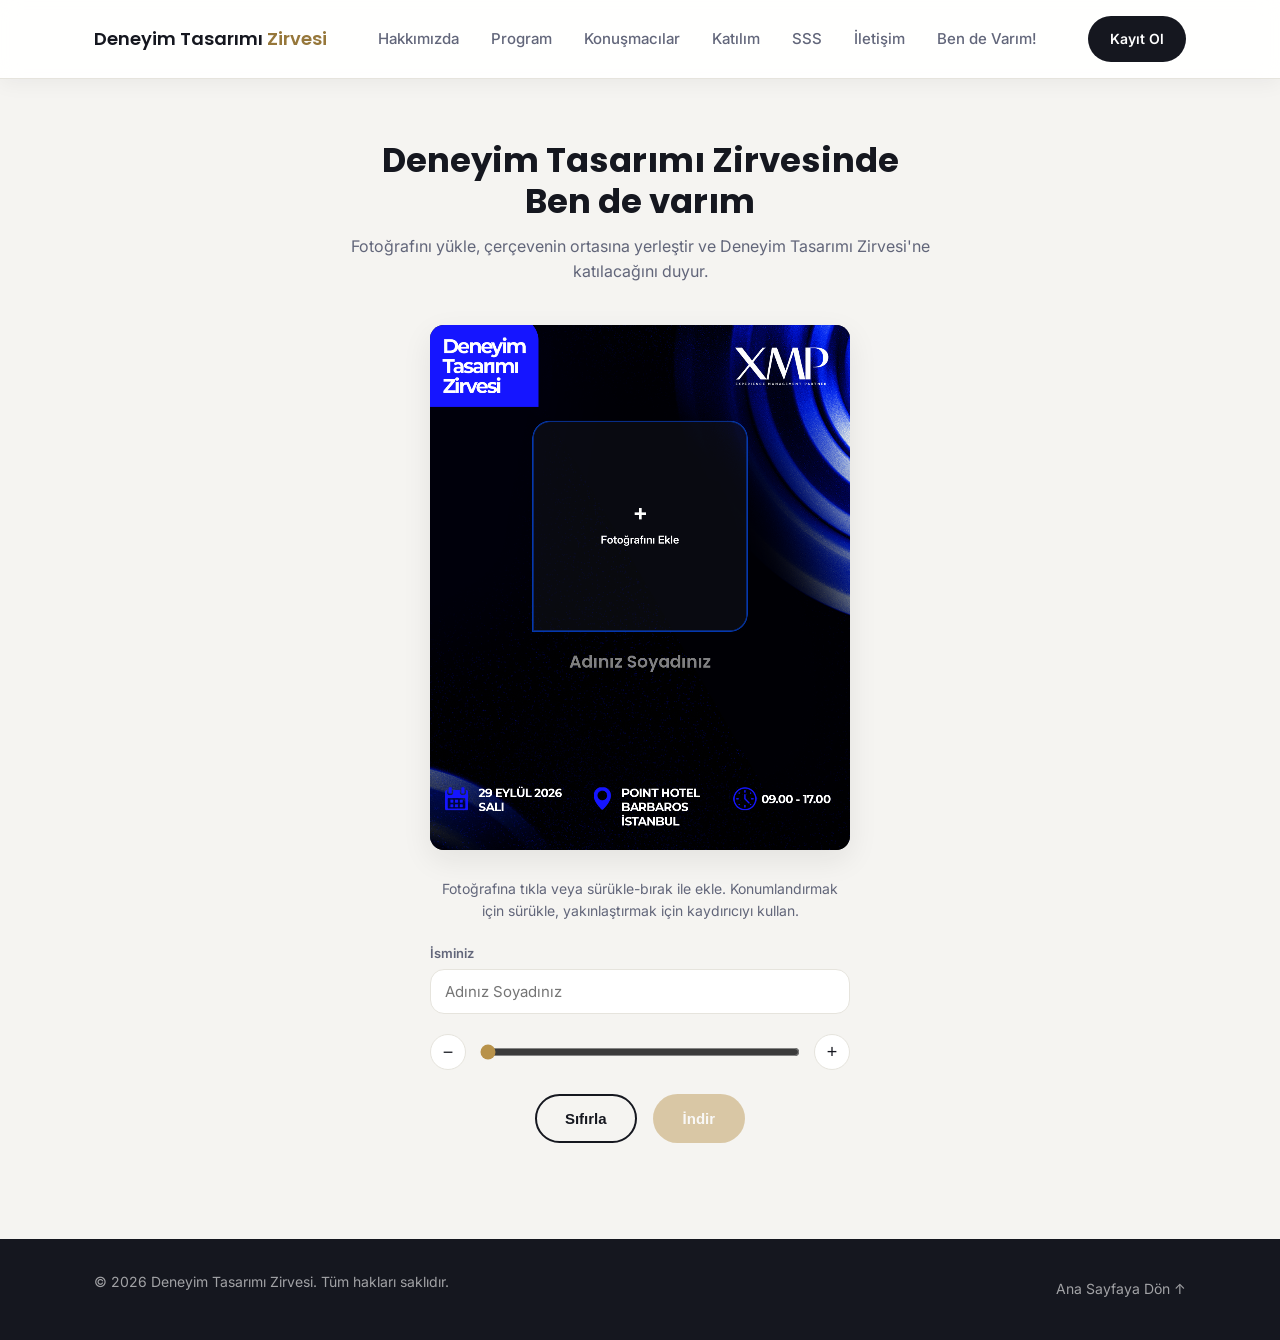
<file: ben-de-oradayim/index.html>
<!DOCTYPE html>
<html lang="tr">
<head>
<meta charset="UTF-8">
<meta name="viewport" content="width=device-width, initial-scale=1.0">
<title>Ben de Varım! | Deneyim Tasarımı Zirvesi 2026</title>
<meta name="description" content="29 Eylül'de Deneyim Tasarımı Zirvesi'ne katılacağını duyur — fotoğrafını yükle, kendi görselini oluştur ve paylaş.">
<link rel="icon" type="image/png" href="/assets/img/xmp.png">
<link rel="preconnect" href="https://fonts.googleapis.com">
<link rel="preconnect" href="https://fonts.gstatic.com" crossorigin>
<link href="https://fonts.googleapis.com/css2?family=Inter:wght@400;500;600&family=Poppins:wght@500;600;700&display=swap" rel="stylesheet">
<link rel="stylesheet" href="/assets/css/style.css">
<link rel="stylesheet" href="/assets/css/ben-de-oradayim.css">
</head>
<body>

<header class="site-header" id="site-header">
  <div class="container header-inner">
    <a href="/" class="logo">Deneyim Tasarımı <span>Zirvesi</span></a>

    <nav class="main-nav" id="main-nav">
      <a href="/#hakkimizda">Hakkımızda</a>
      <a href="/#program">Program</a>
      <a href="/#konusmacilar">Konuşmacılar</a>
      <a href="/#katilim">Katılım</a>
      <a href="/#sss">SSS</a>
      <a href="/#iletisim">İletişim</a>
      <a href="/ben-de-oradayim/">Ben de Varım!</a>
    </nav>

    <div class="header-actions">
      <a href="/#katilim" class="btn btn-primary btn-sm">Kayıt Ol</a>
      <button class="nav-toggle" id="nav-toggle" aria-label="Menüyü aç/kapat" aria-expanded="false">
        <span></span><span></span><span></span>
      </button>
    </div>
  </div>
</header>

<main id="top">
  <section class="bdo-section">
    <div class="container bdo-container">
      <h1 class="bdo-title">Deneyim Tasarımı Zirvesinde<br>Ben de varım</h1>
      <p class="bdo-lead">Fotoğrafını yükle, çerçevenin ortasına yerleştir ve Deneyim Tasarımı Zirvesi'ne katılacağını duyur.</p>

      <div class="bdo-app">
        <div class="bdo-canvas-wrap">
          <canvas id="bdo-canvas" width="1080" height="1350"></canvas>
          <div class="bdo-frame-hit" id="bdo-frame-hit"></div>
          <input type="file" id="bdo-file-input" accept="image/png, image/jpeg, image/gif" hidden>
        </div>

        <div class="bdo-controls">
          <p class="bdo-controls-hint">Fotoğrafına tıkla veya sürükle-bırak ile ekle. Konumlandırmak için sürükle, yakınlaştırmak için kaydırıcıyı kullan.</p>

          <div class="bdo-field">
            <label for="bdo-name-input">İsminiz</label>
            <input type="text" id="bdo-name-input" maxlength="40" placeholder="Adınız Soyadınız">
          </div>

          <div class="bdo-zoom-row">
            <button type="button" id="bdo-zoom-out" class="bdo-zoom-btn" aria-label="Uzaklaştır">−</button>
            <input type="range" id="bdo-zoom-slider" min="100" max="300" value="100" step="1">
            <button type="button" id="bdo-zoom-in" class="bdo-zoom-btn" aria-label="Yakınlaştır">+</button>
          </div>

          <div class="bdo-actions">
            <button type="button" id="bdo-reset" class="btn btn-outline">Sıfırla</button>
            <button type="button" id="bdo-download" class="btn btn-primary" disabled>İndir</button>
          </div>
        </div>
      </div>
    </div>
  </section>
</main>

<footer class="site-footer">
  <div class="container footer-inner">
    <p>&copy; 2026 Deneyim Tasarımı Zirvesi. Tüm hakları saklıdır.</p>
    <a href="/" class="footer-top">Ana Sayfaya Dön ↑</a>
  </div>
</footer>

<script src="/assets/js/main.js"></script>
<script src="/assets/js/ben-de-oradayim.js?v=2"></script>
</body>
</html>
</file>
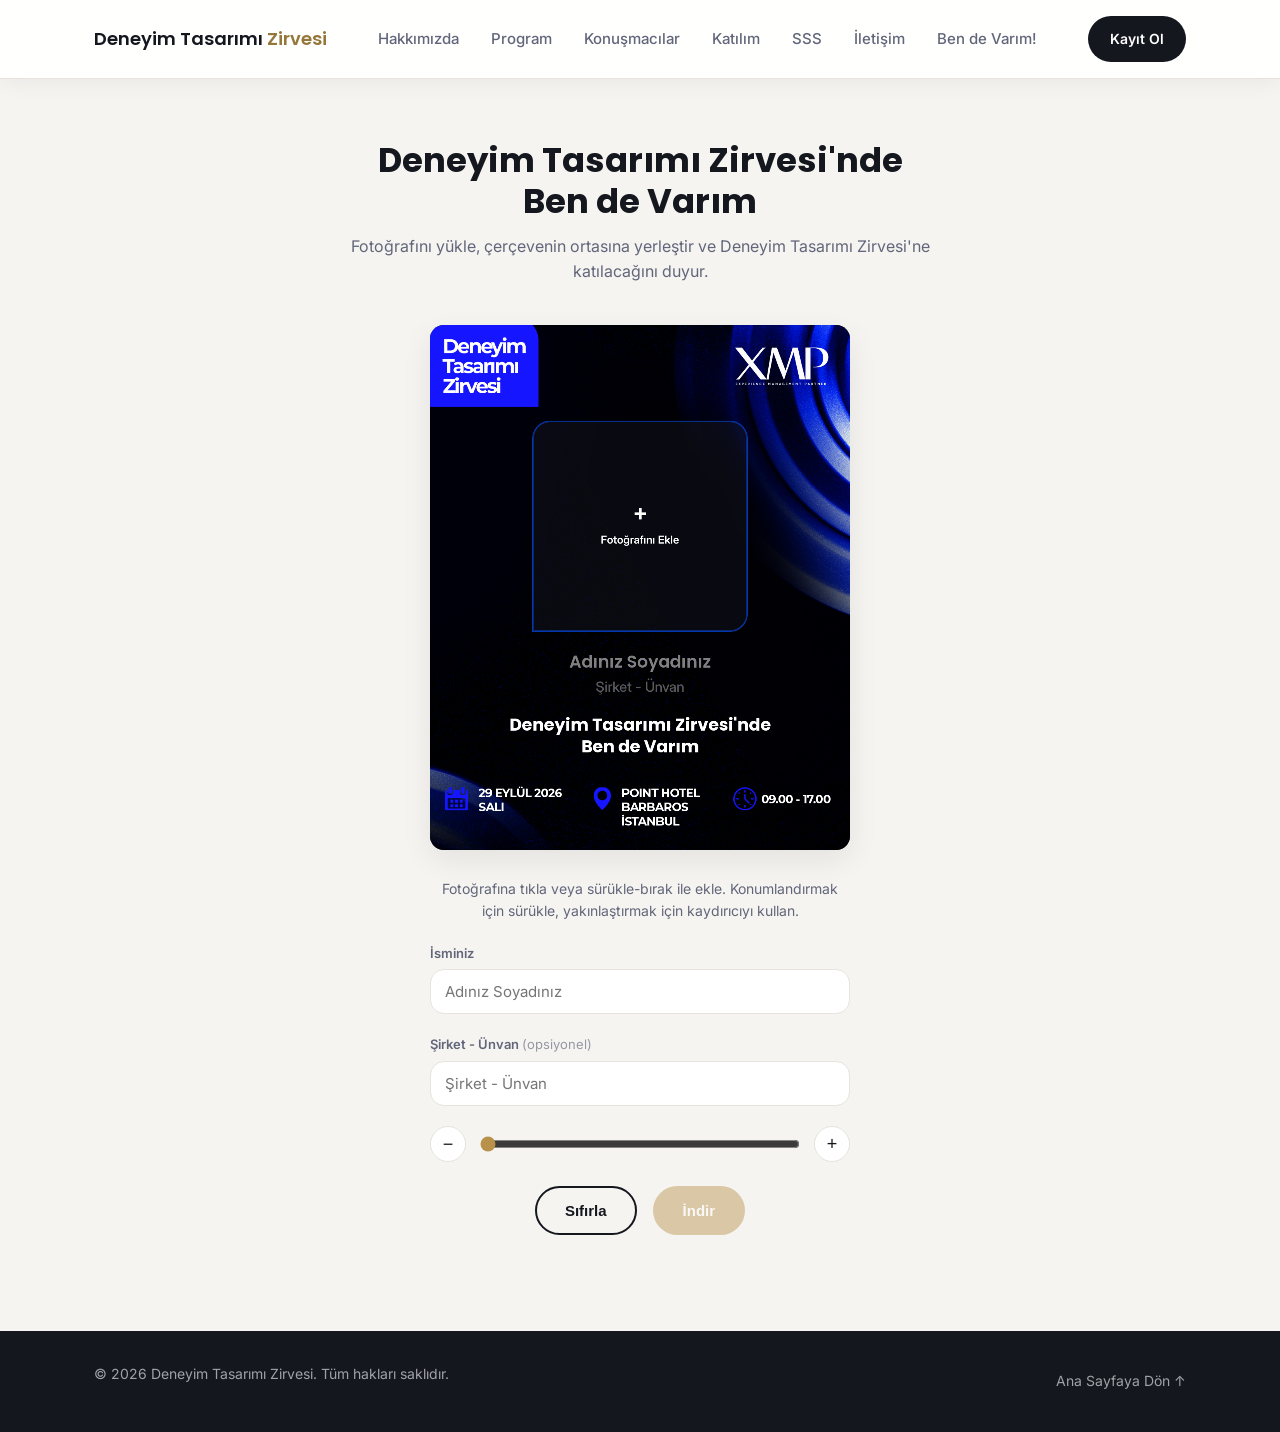
<file: ben-de-varim/index.html>
<!DOCTYPE html>
<html lang="tr">
<head>
<meta charset="UTF-8">
<meta name="viewport" content="width=device-width, initial-scale=1.0">
<title>Ben de Varım! | Deneyim Tasarımı Zirvesi 2026</title>
<meta name="description" content="29 Eylül'de Deneyim Tasarımı Zirvesi'ne katılacağını duyur — fotoğrafını yükle, kendi görselini oluştur ve paylaş.">
<link rel="icon" type="image/png" href="/assets/img/xmp.png">
<link rel="preconnect" href="https://fonts.googleapis.com">
<link rel="preconnect" href="https://fonts.gstatic.com" crossorigin>
<link href="https://fonts.googleapis.com/css2?family=Inter:wght@400;500;600&family=Poppins:wght@500;600;700&display=swap" rel="stylesheet">
<link rel="stylesheet" href="/assets/css/style.css">
<link rel="stylesheet" href="/assets/css/ben-de-oradayim.css">
</head>
<body>

<header class="site-header" id="site-header">
  <div class="container header-inner">
    <a href="/" class="logo">Deneyim Tasarımı <span>Zirvesi</span></a>

    <nav class="main-nav" id="main-nav">
      <a href="/#hakkimizda">Hakkımızda</a>
      <a href="/#program">Program</a>
      <a href="/#konusmacilar">Konuşmacılar</a>
      <a href="/#katilim">Katılım</a>
      <a href="/#sss">SSS</a>
      <a href="/#iletisim">İletişim</a>
      <a href="/ben-de-varim/">Ben de Varım!</a>
    </nav>

    <div class="header-actions">
      <a href="/#katilim" class="btn btn-primary btn-sm">Kayıt Ol</a>
      <button class="nav-toggle" id="nav-toggle" aria-label="Menüyü aç/kapat" aria-expanded="false">
        <span></span><span></span><span></span>
      </button>
    </div>
  </div>
</header>

<main id="top">
  <section class="bdo-section">
    <div class="container bdo-container">
      <h1 class="bdo-title"><span class="bdo-title-line1">Deneyim Tasarımı Zirvesi'nde</span><br>Ben de Varım</h1>
      <p class="bdo-lead">Fotoğrafını yükle, çerçevenin ortasına yerleştir ve Deneyim Tasarımı Zirvesi'ne katılacağını duyur.</p>

      <div class="bdo-app">
        <div class="bdo-canvas-wrap">
          <canvas id="bdo-canvas" width="1080" height="1350"></canvas>
          <div class="bdo-frame-hit" id="bdo-frame-hit"></div>
          <input type="file" id="bdo-file-input" accept="image/png, image/jpeg, image/gif" hidden>
        </div>

        <div class="bdo-controls">
          <p class="bdo-controls-hint">Fotoğrafına tıkla veya sürükle-bırak ile ekle. Konumlandırmak için sürükle, yakınlaştırmak için kaydırıcıyı kullan.</p>

          <div class="bdo-field">
            <label for="bdo-name-input">İsminiz</label>
            <input type="text" id="bdo-name-input" maxlength="40" placeholder="Adınız Soyadınız">
          </div>

          <div class="bdo-field">
            <label for="bdo-title-input">Şirket - Ünvan <span class="bdo-field-optional">(opsiyonel)</span></label>
            <input type="text" id="bdo-title-input" maxlength="60" placeholder="Şirket - Ünvan">
          </div>

          <div class="bdo-zoom-row">
            <button type="button" id="bdo-zoom-out" class="bdo-zoom-btn" aria-label="Uzaklaştır">−</button>
            <input type="range" id="bdo-zoom-slider" min="100" max="300" value="100" step="1">
            <button type="button" id="bdo-zoom-in" class="bdo-zoom-btn" aria-label="Yakınlaştır">+</button>
          </div>

          <div class="bdo-actions">
            <button type="button" id="bdo-reset" class="btn btn-outline">Sıfırla</button>
            <button type="button" id="bdo-download" class="btn btn-primary" disabled>İndir</button>
          </div>
        </div>
      </div>
    </div>
  </section>
</main>

<footer class="site-footer">
  <div class="container footer-inner">
    <p>&copy; 2026 Deneyim Tasarımı Zirvesi. Tüm hakları saklıdır.</p>
    <a href="/" class="footer-top">Ana Sayfaya Dön ↑</a>
  </div>
</footer>

<script src="/assets/js/main.js"></script>
<script src="/assets/js/ben-de-oradayim.js?v=14"></script>
</body>
</html>
</file>
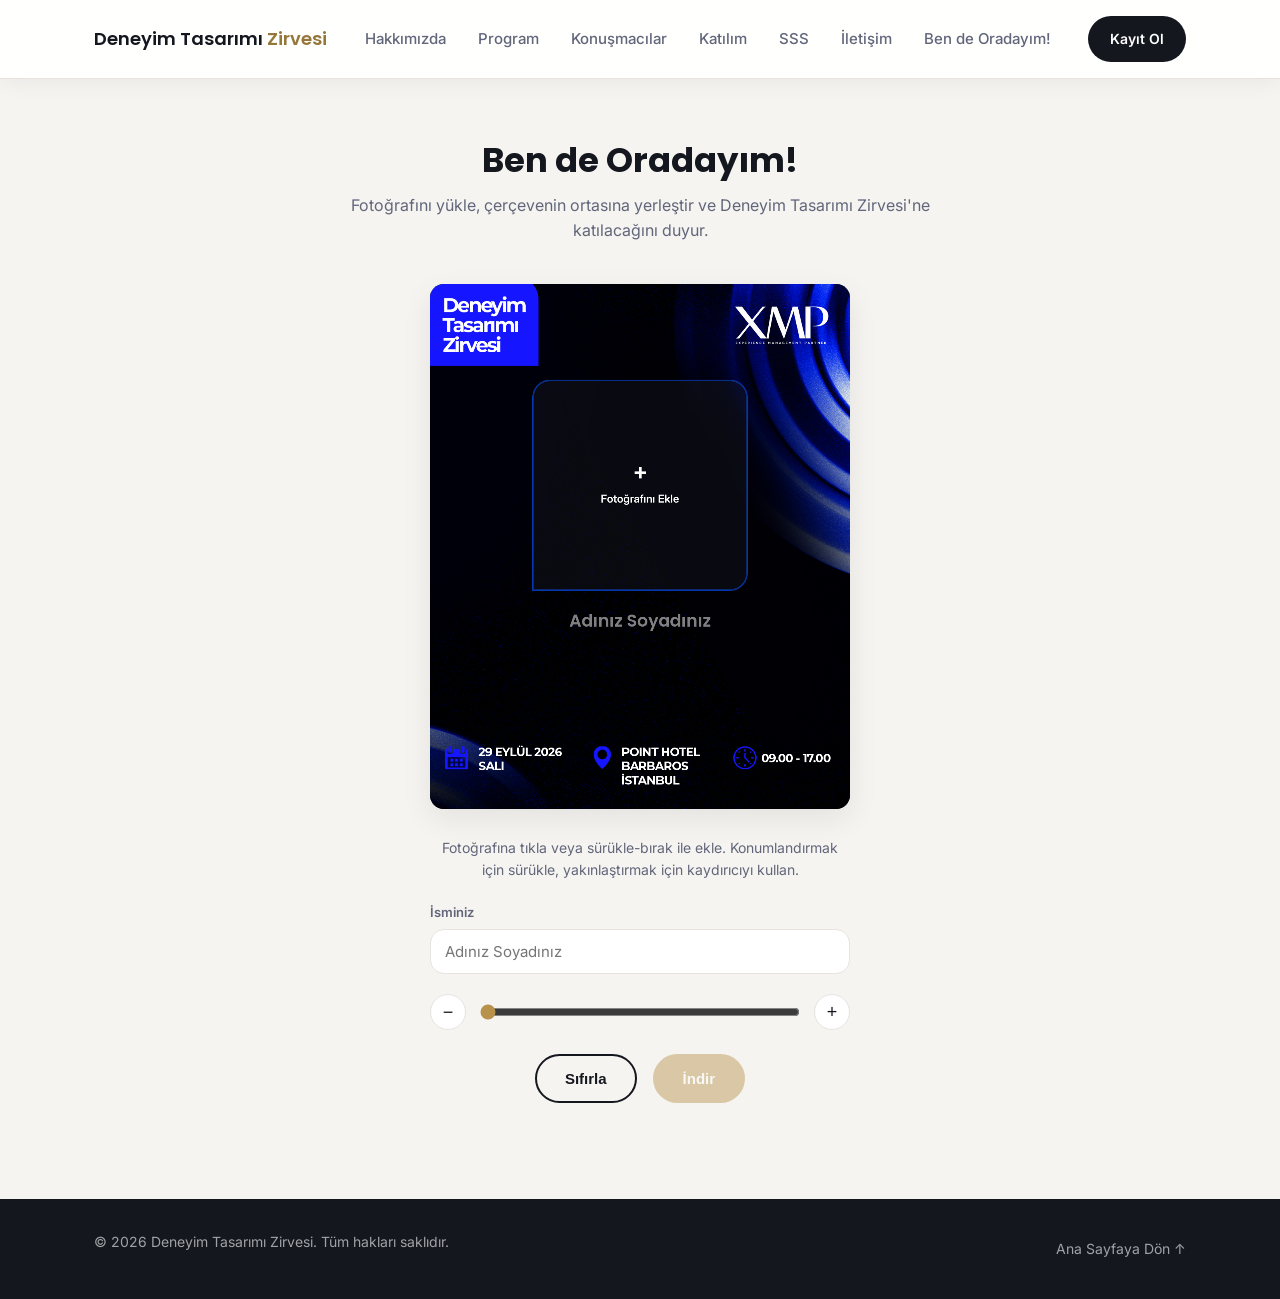
<file: ben-de-oradayim.html>
<!DOCTYPE html>
<html lang="tr">
<head>
<meta charset="UTF-8">
<meta name="viewport" content="width=device-width, initial-scale=1.0">
<title>Ben de Oradayım! | Deneyim Tasarımı Zirvesi 2026</title>
<meta name="description" content="29 Eylül'de Deneyim Tasarımı Zirvesi'ne katılacağını duyur — fotoğrafını yükle, kendi görselini oluştur ve paylaş.">
<link rel="icon" type="image/png" href="assets/img/xmp.png">
<link rel="preconnect" href="https://fonts.googleapis.com">
<link rel="preconnect" href="https://fonts.gstatic.com" crossorigin>
<link href="https://fonts.googleapis.com/css2?family=Inter:wght@400;500;600&family=Poppins:wght@500;600;700&display=swap" rel="stylesheet">
<link rel="stylesheet" href="assets/css/style.css">
<link rel="stylesheet" href="assets/css/ben-de-oradayim.css">
</head>
<body>

<header class="site-header" id="site-header">
  <div class="container header-inner">
    <a href="/" class="logo">Deneyim Tasarımı <span>Zirvesi</span></a>

    <nav class="main-nav" id="main-nav">
      <a href="/#hakkimizda">Hakkımızda</a>
      <a href="/#program">Program</a>
      <a href="/#konusmacilar">Konuşmacılar</a>
      <a href="/#katilim">Katılım</a>
      <a href="/#sss">SSS</a>
      <a href="/#iletisim">İletişim</a>
      <a href="ben-de-oradayim.html">Ben de Oradayım!</a>
    </nav>

    <div class="header-actions">
      <a href="/#katilim" class="btn btn-primary btn-sm">Kayıt Ol</a>
      <button class="nav-toggle" id="nav-toggle" aria-label="Menüyü aç/kapat" aria-expanded="false">
        <span></span><span></span><span></span>
      </button>
    </div>
  </div>
</header>

<main id="top">
  <section class="bdo-section">
    <div class="container bdo-container">
      <h1 class="bdo-title">Ben de Oradayım!</h1>
      <p class="bdo-lead">Fotoğrafını yükle, çerçevenin ortasına yerleştir ve Deneyim Tasarımı Zirvesi'ne katılacağını duyur.</p>

      <div class="bdo-app">
        <div class="bdo-canvas-wrap">
          <canvas id="bdo-canvas" width="1080" height="1350"></canvas>
          <input type="file" id="bdo-file-input" accept="image/png, image/jpeg, image/gif" hidden>
        </div>

        <div class="bdo-controls">
          <p class="bdo-controls-hint">Fotoğrafına tıkla veya sürükle-bırak ile ekle. Konumlandırmak için sürükle, yakınlaştırmak için kaydırıcıyı kullan.</p>

          <div class="bdo-field">
            <label for="bdo-name-input">İsminiz</label>
            <input type="text" id="bdo-name-input" maxlength="40" placeholder="Adınız Soyadınız">
          </div>

          <div class="bdo-zoom-row">
            <button type="button" id="bdo-zoom-out" class="bdo-zoom-btn" aria-label="Uzaklaştır">−</button>
            <input type="range" id="bdo-zoom-slider" min="100" max="300" value="100" step="1">
            <button type="button" id="bdo-zoom-in" class="bdo-zoom-btn" aria-label="Yakınlaştır">+</button>
          </div>

          <div class="bdo-actions">
            <button type="button" id="bdo-reset" class="btn btn-outline">Sıfırla</button>
            <button type="button" id="bdo-download" class="btn btn-primary" disabled>İndir</button>
          </div>
        </div>
      </div>
    </div>
  </section>
</main>

<footer class="site-footer">
  <div class="container footer-inner">
    <p>&copy; 2026 Deneyim Tasarımı Zirvesi. Tüm hakları saklıdır.</p>
    <a href="/" class="footer-top">Ana Sayfaya Dön ↑</a>
  </div>
</footer>

<script src="assets/js/main.js"></script>
<script src="assets/js/ben-de-oradayim.js?v=2"></script>
</body>
</html>
</file>
<file: assets/css/style.css>
:root {
  --ink: #15171f;
  --ink-soft: #62667a;
  --gold: #b8924a;
  --gold-dark: #96773a;
  --bg: #ffffff;
  --bg-alt: #f5f4f1;
  --line: #e6e4dd;
  --radius: 14px;
  --shadow: 0 10px 30px rgba(21, 23, 31, 0.08);
  --container: 1140px;
} 

* { box-sizing: border-box; }

@media (prefers-reduced-motion: reduce) {
  .companies-track { animation: none; }
}

body {
  margin: 0;
  font-family: 'Inter', system-ui, sans-serif;
  color: var(--ink);
  background: var(--bg);
  line-height: 1.6;
}

h1, h2, h3 {
  font-family: 'Poppins', 'Inter', sans-serif;
  line-height: 1.2;
  margin: 0 0 0.5em;
}

p { margin: 0 0 1em; }

a { color: inherit; text-decoration: none; }

.container {
  max-width: var(--container);
  margin: 0 auto;
  padding: 0 24px;
}

/* Sections offset for sticky header when jumped to via anchor links */
.section, section[id] {
  scroll-margin-top: 40px;
}

.section { padding: 96px 0; }
.section-alt { background: var(--bg-alt); }
.section-dark { background: var(--ink); color: #fff; }

.section-eyebrow {
  text-transform: uppercase;
  letter-spacing: 0.12em;
  font-size: 13px;
  font-weight: 600;
  color: var(--gold-dark);
  margin-bottom: 12px;
}
.section-eyebrow-light { color: var(--gold); }

.section h2 { font-size: clamp(28px, 3.2vw, 40px); }
.section-lead {
  max-width: 620px;
  color: var(--ink-soft);
  font-size: 17px;
}

/* Buttons */
.btn {
  display: inline-flex;
  align-items: center;
  justify-content: center;
  padding: 14px 28px;
  border-radius: 999px;
  font-weight: 600;
  font-size: 15px;
  border: 2px solid transparent;
  cursor: pointer;
  white-space: nowrap;
  transition: transform 0.15s ease, box-shadow 0.15s ease, background 0.15s ease;
}
.btn-primary { background: var(--gold); color: #17181f; }
.btn-primary:hover { background: var(--gold-dark); transform: translateY(-2px); box-shadow: var(--shadow); }
.btn-ghost { background: transparent; color: #fff; border-color: rgba(255,255,255,0.35); }
.btn-ghost:hover { border-color: var(--gold); color: var(--gold); }
.btn-outline { background: transparent; color: var(--ink); border-color: var(--ink); }
.btn-outline:hover { background: var(--ink); color: #fff; }
.btn-sm { padding: 10px 20px; font-size: 14px; }

/* Header */
.site-header {
  position: fixed;
  top: 0;
  left: 0;
  right: 0;
  z-index: 100;
  background: transparent;
  border-bottom: 1px solid transparent;
  transition: background-color 0.25s ease, border-color 0.25s ease, box-shadow 0.25s ease;
}
.site-header.is-scrolled {
  background: rgba(255, 255, 255, 0.92);
  backdrop-filter: blur(10px);
  border-color: var(--line);
  box-shadow: 0 4px 20px rgba(21, 23, 31, 0.05);
}
.site-header .logo,
.site-header .main-nav a {
  color: #fff;
}
.site-header .main-nav a:hover { color: var(--gold); }
.site-header .logo span { color: var(--gold); }
.site-header.is-scrolled .logo,
.site-header.is-scrolled .main-nav a {
  color: var(--ink-soft);
}
.site-header.is-scrolled .logo { color: var(--ink); }
.site-header.is-scrolled .main-nav a:hover { color: var(--ink); }
.site-header.is-scrolled .logo span { color: var(--gold-dark); }
.site-header:not(.is-scrolled) .header-actions .btn-primary {
  background: var(--gold);
  color: #17181f;
}

.header-inner {
  display: flex;
  align-items: center;
  justify-content: space-between;
  padding-top: 16px;
  padding-bottom: 16px;
}

.logo {
  font-family: 'Poppins', sans-serif;
  font-weight: 600;
  font-size: 18px;
}
.logo span { color: var(--gold-dark); }

.main-nav {
  display: flex;
  gap: 32px;
}
.main-nav a {
  font-size: 15px;
  font-weight: 500;
  color: var(--ink-soft);
}
.main-nav a:hover { color: var(--ink); }

.header-actions {
  display: flex;
  align-items: center;
  gap: 16px;
}
.header-actions .btn-primary { background: var(--ink); color: #fff; }
.header-actions .btn-primary:hover { background: var(--gold-dark); }

.nav-toggle {
  display: none;
  flex-direction: column;
  justify-content: center;
  gap: 5px;
  width: 34px;
  height: 34px;
  border: none;
  background: none;
  cursor: pointer;
}
.nav-toggle span {
  display: block;
  height: 2px;
  background: #fff;
  border-radius: 2px;
  transition: background-color 0.25s ease;
}
.site-header.is-scrolled .nav-toggle span { background: var(--ink); }

/* Hero */
.hero {
  position: relative;
  overflow: hidden;
  min-height: 100vh;
  min-height: 100svh;
  display: flex;
  flex-direction: column;
  padding: 130px 0 40px;
  color: #fff;
}
.hero::before {
  content: "";
  position: absolute;
  inset: 0;
  z-index: 1;
  background: linear-gradient(90deg, rgba(15,16,23,0.94) 0%, rgba(15,16,23,0.82) 45%, rgba(15,16,23,0.55) 100%);
}
.hero-bg-slideshow {
  position: absolute;
  inset: 0;
  z-index: 0;
}
.hero-bg-slide {
  position: absolute;
  inset: 0;
  background: center 45% / cover no-repeat;
  opacity: 0;
  transition: opacity 1.2s ease;
}
.hero-bg-slide.is-active { opacity: 1; }

.hero-inner {
  position: relative;
  z-index: 1;
  flex: 1;
  display: flex;
  flex-direction: column;
  justify-content: center;
  max-width: 760px;
}

.hero h1 {
  font-size: clamp(36px, 5.5vw, 58px);
  margin-bottom: 20px;
}

.hero-lead {
  font-size: 18px;
  color: rgba(255,255,255,0.72);
  max-width: 560px;
}

.hero-actions {
  display: flex;
  gap: 16px;
  flex-wrap: wrap;
  margin: 32px 0 0;
}

/* Hero meta bar (floating, centered, near hero bottom edge) */
.hero-meta-bar-wrap {
  position: relative;
  z-index: 2;
  margin-top: 32px;
}
.hero-meta-bar {
  max-width: 760px;
  margin: 0 auto;
  background: rgba(255,255,255,0.1);
  backdrop-filter: blur(16px);
  -webkit-backdrop-filter: blur(16px);
  border: 1px solid rgba(255,255,255,0.18);
  border-radius: 16px;
  display: flex;
  align-items: center;
  justify-content: center;
  gap: 40px;
  padding: 24px 44px;
  flex-wrap: wrap;
}
.hero-meta-item {
  display: flex;
  flex-direction: column;
  align-items: center;
  text-align: center;
  gap: 4px;
}
.hero-meta-label {
  font-size: 12px;
  text-transform: uppercase;
  letter-spacing: 0.08em;
  color: rgba(255,255,255,0.6);
  font-weight: 600;
}
.hero-meta-value {
  font-size: 18px;
  font-weight: 600;
  color: #fff;
}
.hero-meta-divider {
  width: 1px;
  height: 34px;
  background: rgba(255,255,255,0.2);
}

/* Attendee companies strip */
.companies-strip {
  padding: 72px 0;
  border-bottom: 1px solid var(--line);
}
.companies-label {
  text-align: center;
  font-size: 18px;
  font-weight: 500;
  color: var(--ink-soft);
  margin-bottom: 44px;
}
.companies-marquee {
  overflow: hidden;
  -webkit-mask-image: linear-gradient(90deg, transparent, #000 8%, #000 92%, transparent);
  mask-image: linear-gradient(90deg, transparent, #000 8%, #000 92%, transparent);
}
.companies-track {
  display: flex;
  align-items: center;
  gap: 16px;
  width: max-content;
  animation: marquee 90s linear infinite;
}
.companies-track:hover { animation-play-state: paused; }
@keyframes marquee {
  from { transform: translateX(0); }
  to { transform: translateX(-6240px); }
}
.company-logo {
  flex: none;
  width: 140px;
  height: 140px;
  border-radius: 10px;
  border: 1px dashed var(--line);
  display: flex;
  align-items: center;
  justify-content: center;
  color: var(--ink-soft);
  font-size: 13px;
  font-weight: 500;
  padding: 8px;
  overflow: hidden;
}
.company-logo img {
  max-width: 100%;
  max-height: 100%;
  object-fit: contain;
  border-radius: 6px;
}
.company-logo-real { border-style: solid; }

/* About */
.about-grid {
  display: grid;
  grid-template-columns: 1.3fr 0.9fr;
  gap: 64px;
  align-items: start;
}
.about-highlights {
  list-style: none;
  padding: 0;
  margin: 24px 0 0;
  display: flex;
  flex-direction: column;
  gap: 10px;
}
.about-highlights li {
  display: flex;
  align-items: center;
  font-weight: 500;
}
.about-highlights li::before {
  content: "";
  flex: 0 0 auto;
  width: 14px;
  height: 14px;
  margin-right: 14px;
  border-radius: 4px;
  background: var(--gold);
}

.about-visual {
  position: sticky;
  top: 104px;
}
.about-image {
  width: 100%;
  height: 480px;
  object-fit: cover;
  border-radius: var(--radius);
  box-shadow: var(--shadow);
}

/* Program */
.program-timeline {
  position: relative;
  margin-top: 40px;
  display: flex;
  flex-direction: column;
  --timeline-offset: 128px;
}
.program-timeline::before {
  content: "";
  position: absolute;
  top: 6px;
  bottom: 6px;
  left: var(--timeline-offset);
  width: 2px;
  background: var(--line);
}
.timeline-item {
  display: grid;
  grid-template-columns: 100px 1fr;
  grid-template-rows: auto auto;
  column-gap: 28px;
  row-gap: 6px;
  padding: 24px 0;
}
.timeline-time {
  grid-column: 1;
  grid-row: 1 / 3;
  font-family: 'Poppins', sans-serif;
  font-weight: 600;
  font-size: 15px;
  color: var(--ink);
  line-height: 1;
}
.timeline-time span {
  display: block;
  margin-top: 6px;
  color: var(--ink-soft);
  font-weight: 500;
  font-size: 13px;
}
.timeline-marker {
  grid-column: 2;
  grid-row: 1;
  position: relative;
  padding-left: 24px;
  display: flex;
  align-items: center;
  min-height: 15px;
}
.timeline-marker::before {
  content: "";
  position: absolute;
  left: -4px;
  top: 50%;
  transform: translateY(-50%);
  width: 10px;
  height: 10px;
  border-radius: 50%;
  background: var(--gold);
  box-shadow: 0 0 0 3px #fff;
  z-index: 2;
}
.timeline-tag {
  display: inline-block;
  font-size: 11px;
  line-height: 1;
  font-weight: 700;
  text-transform: uppercase;
  letter-spacing: 0.06em;
  color: var(--gold-dark);
}
.timeline-body {
  grid-column: 2;
  grid-row: 2;
  padding-left: 24px;
}
.timeline-body h3 { font-size: 17px; margin-bottom: 6px; }
.timeline-body p { color: var(--ink-soft); font-size: 15px; margin: 0; }
.timeline-item-break {
  padding: 14px 0;
}
.timeline-item-break .timeline-time { color: var(--ink-soft); font-weight: 500; }
.timeline-item-break .timeline-marker::before { background: var(--ink-soft); }
.timeline-item-break .timeline-tag { color: var(--ink-soft); }
.timeline-item-break .timeline-body h3 { font-size: 15px; font-weight: 600; color: var(--ink-soft); }
.timeline-item-break h3 { font-size: 15px; font-weight: 600; margin-bottom: 0; color: var(--ink-soft); }
.highlight-item h3 { font-size: 15px; margin: 0; }

/* Speakers */
.speaker-grid {
  margin-top: 48px;
  display: grid;
  grid-template-columns: repeat(4, 1fr);
  gap: 24px;
}
.speaker-card {
  display: block;
  text-align: center;
  padding: 20px;
  border-radius: var(--radius);
  border: 1px solid var(--line);
}
.speaker-card-placeholder { border-style: dashed; }
.speaker-card-featured {
  display: flex;
  flex-direction: column;
  padding: 0 0 16px;
  overflow: hidden;
  border-color: var(--ink);
  transition: box-shadow 0.15s ease;
}
.speaker-info {
  flex: 1;
  display: flex;
  flex-direction: column;
  justify-content: center;
  padding: 0 20px;
}
.speaker-card-featured .speaker-avatar-img { transition: transform 0.3s ease; }
.speaker-card-featured:hover .speaker-avatar-img { transform: scale(1.06); }
.speaker-avatar-img[src*="gorkem-ihlamur"] { object-position: 20% 55%; transform: scale(1.3); transform-origin: 20% 55%; }
.speaker-card-featured:hover .speaker-avatar-img[src*="gorkem-ihlamur"] { transform: scale(1.38); }
.speaker-avatar {
  width: 100%;
  aspect-ratio: 1 / 1;
  margin: 0 auto 16px;
  border-radius: 8px;
  background: transparent;
  display: flex;
  align-items: center;
  justify-content: center;
}
.speaker-card-placeholder .speaker-avatar span {
  width: 72px;
  height: 72px;
  border-radius: 50%;
  background: var(--bg-alt);
  display: flex;
  align-items: center;
  justify-content: center;
  font-family: 'Poppins', sans-serif;
  font-size: 22px;
  color: var(--ink);
}
.speaker-card-featured .speaker-avatar {
  margin: 0 0 16px;
  border-radius: var(--radius);
  background: var(--ink);
  color: var(--gold);
  overflow: hidden;
}
.speaker-avatar-img {
  width: 100%;
  height: 100%;
  object-fit: cover;
  object-position: center top;
}
.speaker-card h3 { font-size: 16px; margin-bottom: 6px; }
.speaker-card p { margin: 0; color: var(--ink-soft); font-size: 15px; }
.speaker-linkedin {
  display: inline-block;
  margin-top: 10px;
  font-size: 13px;
  font-weight: 600;
  color: var(--gold-dark);
}

/* Video */
.video-block {
  display: grid;
  grid-template-columns: 1.1fr 1fr;
  gap: 48px;
  align-items: center;
}
.video-thumb {
  position: relative;
  aspect-ratio: 16 / 9;
  overflow: hidden;
  border-radius: var(--radius);
  background: var(--ink);
}
.video-thumb video {
  width: 100%;
  height: 100%;
  object-fit: cover;
  display: block;
  background: var(--ink);
}
.video-play {
  position: absolute;
  top: 50%;
  left: 50%;
  transform: translate(-50%, -50%);
  width: 64px;
  height: 64px;
  border: none;
  border-radius: 50%;
  background: var(--gold);
  color: var(--ink);
  display: flex;
  align-items: center;
  justify-content: center;
  padding-left: 4px;
  font-size: 20px;
  cursor: pointer;
  transition: background 0.15s ease;
}
.video-play:hover { background: var(--gold-dark); }
.video-thumb.is-playing .video-play { display: none; }
.video-thumb.is-playing video { object-fit: contain; }

.video-modal {
  display: none;
  position: fixed;
  inset: 0;
  z-index: 999;
  background: rgba(10, 10, 10, 0.92);
  align-items: center;
  justify-content: center;
  padding: 32px;
}
.video-modal.is-open { display: flex; }
.video-modal-content {
  width: 100%;
  max-width: 1100px;
}
.video-modal-content video {
  width: 100%;
  max-height: 85vh;
  border-radius: var(--radius);
  background: var(--ink);
  display: block;
}
.video-modal-close {
  position: absolute;
  top: 24px;
  right: 24px;
  width: 44px;
  height: 44px;
  border: none;
  border-radius: 50%;
  background: var(--gold);
  color: var(--ink);
  font-size: 18px;
  cursor: pointer;
  transition: background 0.15s ease;
}
.video-modal-close:hover { background: var(--gold-dark); }

/* Sponsors */
.section-sponsors { text-align: center; }
.section-sponsors .section-lead { margin-left: auto; margin-right: auto; }
.section-lead-light { color: rgba(255,255,255,0.65); }
.sponsor-tier { margin-top: 40px; }
.sponsor-tier:first-of-type { margin-top: 40px; }
.sponsor-tier-label {
  display: block;
  font-family: 'Poppins', sans-serif;
  font-size: 12px;
  letter-spacing: 0.12em;
  text-transform: uppercase;
  color: rgba(255,255,255,0.4);
  margin-bottom: 18px;
}
.sponsor-tier-platinum .sponsor-tier-label { color: #d9dee6; }
.sponsor-tier-gold .sponsor-tier-label { color: #d4af37; }
.sponsor-tier-silver .sponsor-tier-label { color: #adb4bf; }
.sponsor-tier-bronze .sponsor-tier-label { color: #cd8b4e; }
.sponsor-tier-destek .sponsor-tier-label { color: rgba(255,255,255,0.45); }
.sponsor-tier-row {
  display: flex;
  align-items: center;
  justify-content: center;
  flex-wrap: wrap;
  gap: 20px;
}
.sponsor-slot {
  border-radius: var(--radius);
  border: 1px dashed rgba(255,255,255,0.2);
  background: rgba(255,255,255,0.04);
  display: flex;
  align-items: center;
  justify-content: center;
  overflow: hidden;
}
.sponsor-slot span {
  border-radius: 50%;
  background: rgba(255,255,255,0.06);
  display: flex;
  align-items: center;
  justify-content: center;
  font-family: 'Poppins', sans-serif;
  color: rgba(255,255,255,0.5);
}
.sponsor-slot-filled {
  border-style: solid;
  border-color: rgba(255,255,255,0.1);
  background: #fff;
  padding: 16px;
}
.sponsor-slot img { max-width: 100%; max-height: 100%; width: auto; height: auto; display: block; }

.sponsor-slot-platinum { width: 320px; height: 190px; }
.sponsor-slot-platinum span { width: 72px; height: 72px; font-size: 24px; }
.sponsor-slot-gold { width: 270px; height: 165px; }
.sponsor-slot-gold span { width: 64px; height: 64px; font-size: 22px; }
.sponsor-slot-silver { width: 230px; height: 142px; }
.sponsor-slot-silver span { width: 56px; height: 56px; font-size: 20px; }
.sponsor-slot-bronze { width: 195px; height: 122px; }
.sponsor-slot-bronze span { width: 48px; height: 48px; font-size: 18px; }
.sponsor-slot-destek { width: 175px; height: 110px; }
.sponsor-slot-destek span { width: 44px; height: 44px; font-size: 17px; }
.sponsor-divider {
  margin: 56px auto;
  max-width: 200px;
  border-top: 1px solid rgba(255,255,255,0.15);
}
.sponsor-row {
  margin-top: 40px;
  max-width: 700px;
  margin-left: auto;
  margin-right: auto;
  display: flex;
  flex-wrap: wrap;
  align-items: center;
  justify-content: center;
  gap: 20px;
}
.sponsor-badge {
  width: 125px;
  height: 125px;
  border-radius: var(--radius);
  overflow: hidden;
  display: flex;
  align-items: center;
  justify-content: center;
}
.sponsor-badge img {
  width: 100%;
  height: 100%;
  object-fit: cover;
  display: block;
}
.sponsor-badge-white {
  background: #fff;
  padding: 8px;
}
.sponsor-badge-white img {
  width: 100%;
  height: 100%;
  object-fit: contain;
}
.sponsor-badge a {
  display: flex;
  width: 100%;
  height: 100%;
  align-items: center;
  justify-content: center;
}
.sponsor-cta {
  margin-top: 28px;
  color: rgba(255,255,255,0.6);
  font-size: 14px;
}
.sponsor-cta a { color: var(--gold); font-weight: 600; }

/* Pricing */
.pricing-grid {
  margin-top: 48px;
  display: grid;
  grid-template-columns: repeat(2, 1fr);
  gap: 28px;
}
.pricing-card {
  padding: 40px;
  border-radius: var(--radius);
  border: 1px solid var(--line);
  background: #fff;
}
.pricing-card-featured {
  background: var(--ink);
  color: #fff;
  border-color: var(--ink);
  position: relative;
}
.pricing-tag {
  display: inline-block;
  font-size: 12px;
  font-weight: 600;
  text-transform: uppercase;
  letter-spacing: 0.06em;
  padding: 6px 14px;
  border-radius: 999px;
  background: var(--gold);
  color: var(--ink);
  margin-bottom: 16px;
}
.pricing-tag-muted { background: var(--bg-alt); color: var(--ink-soft); }
.pricing-card h3 { font-size: 20px; }
.pricing-amount {
  font-family: 'Poppins', sans-serif;
  font-size: 40px;
  font-weight: 700;
  margin-bottom: 4px;
}
.pricing-old-spacer { display: block; visibility: hidden; font-size: 15px; }
.pricing-amount span { font-size: 16px; font-weight: 500; opacity: 0.7; }
.pricing-old {
  display: block;
  font-family: 'Inter', sans-serif;
  font-size: 15px;
  font-weight: 500;
  opacity: 0.5;
}
.pricing-note { opacity: 0.75; font-size: 14px; }
.pricing-group {
  font-size: 15px;
  padding-top: 16px;
  margin-top: 12px;
  margin-bottom: 24px;
  border-top: 1px solid rgba(255,255,255,0.15);
}
.pricing-group .pricing-old { display: inline; margin-right: 8px; }
.pricing-card:not(.pricing-card-featured) .pricing-group {
  border-top: 1px solid var(--line);
}

.included-list {
  list-style: none;
  margin: 0 0 28px;
  padding: 0;
  display: flex;
  flex-direction: column;
  gap: 12px;
}
.included-list li {
  display: flex;
  align-items: center;
  gap: 10px;
  font-size: 14px;
  color: rgba(255,255,255,0.75);
}
.pricing-card:not(.pricing-card-featured) .included-list li {
  color: var(--ink-soft);
}
.included-icon {
  flex: 0 0 auto;
  width: 18px;
  height: 18px;
  border-radius: 50%;
  background: var(--gold);
  color: #17181f;
  display: flex;
  align-items: center;
  justify-content: center;
  font-size: 10px;
  font-weight: 700;
}

.pricing-footnote {
  max-width: 720px;
  margin: 32px auto 0;
  font-size: 14px;
  color: var(--ink-soft);
  text-align: center;
}
.pricing-footnote a { color: var(--gold-dark); font-weight: 600; }

/* Contact */
.contact-inner { text-align: center; }
.contact-inner p {
  max-width: 480px;
  margin: 0 auto;
  color: var(--ink-soft);
}
.contact-value {
  display: inline-block;
  margin-top: 16px;
  font-size: 19px;
  font-weight: 600;
  color: var(--gold-dark);
}
a.contact-value:hover { color: var(--ink); }

/* FAQ */
#sss .section-eyebrow,
#sss h2,
#sss .section-lead {
  text-align: center;
}
.faq-list {
  margin: 48px auto 0;
  max-width: 760px;
}
.faq-item {
  border-bottom: 1px solid var(--line);
}
.faq-question {
  width: 100%;
  text-align: left;
  background: none;
  border: none;
  padding: 22px 0;
  font-size: 17px;
  font-weight: 600;
  font-family: inherit;
  color: var(--ink);
  cursor: pointer;
  display: flex;
  justify-content: space-between;
  align-items: center;
  gap: 20px;
}
.faq-icon {
  flex-shrink: 0;
  font-size: 20px;
  color: var(--gold-dark);
  transition: transform 0.2s ease;
}
.faq-item.is-open .faq-icon { transform: rotate(45deg); }
.faq-answer {
  max-height: 0;
  overflow: hidden;
  transition: max-height 0.25s ease;
}
.faq-answer p { padding-bottom: 22px; color: var(--ink-soft); margin: 0; }

/* Footer */
.site-footer {
  padding: 32px 0;
  background: var(--ink);
  color: rgba(255,255,255,0.6);
}
.footer-inner {
  display: flex;
  justify-content: space-between;
  align-items: center;
  flex-wrap: wrap;
  gap: 12px;
  font-size: 14px;
}
.footer-top:hover { color: var(--gold); }

/* Responsive */
@media (max-width: 900px) {
  .about-grid, .video-block { grid-template-columns: 1fr; }
  .about-visual { position: static; }
  .about-image { height: 320px; }
  .speaker-grid { grid-template-columns: repeat(2, 1fr); }
  .pricing-grid { grid-template-columns: 1fr; }
  .program-timeline { --timeline-offset: 102px; }
  .timeline-item { grid-template-columns: 84px 1fr; gap: 18px; }
}

@media (max-width: 760px) {
  .main-nav {
    position: absolute;
    top: 100%;
    left: 0;
    right: 0;
    display: flex;
    background: #fff;
    flex-direction: column;
    gap: 0;
    padding: 0 24px;
    border-bottom: 1px solid var(--line);
    max-height: 0;
    opacity: 0;
    overflow: hidden;
    transform: translateY(-8px);
    pointer-events: none;
    transition: max-height 0.3s ease, opacity 0.25s ease, transform 0.25s ease, padding 0.3s ease;
  }
  .main-nav.is-open {
    max-height: 480px;
    opacity: 1;
    padding: 12px 24px 24px;
    transform: translateY(0);
    pointer-events: auto;
  }
  .main-nav a { padding: 10px 0; }
  .site-header .main-nav a { color: var(--ink-soft); }
  .site-header .main-nav a:hover { color: var(--ink); }
  .nav-toggle { display: flex; }
  .header-actions .btn-sm { display: none; }
  .hero { padding: 100px 0 32px; }
  .hero-meta-bar-wrap { margin-top: 24px; }
  .hero-meta-bar { gap: 20px; padding: 20px 24px; }
  .hero-meta-divider { display: none; }
  .speaker-grid { grid-template-columns: 1fr; }
  .speaker-placeholder-desktop-only { display: none; }
  .speaker-card-featured .speaker-avatar { aspect-ratio: 4 / 3; }
  .speaker-avatar-img[src*="gorkem-ihlamur"] { object-position: 20% 40%; transform-origin: 20% 40%; }
  .sponsor-row { gap: 16px; }
  .sponsor-badge { width: 95px; height: 95px; }
  .sponsor-slot-platinum { width: 220px; height: 140px; }
  .sponsor-slot-gold { width: 195px; height: 122px; }
  .sponsor-slot-silver { width: 168px; height: 108px; }
  .sponsor-slot-bronze { width: 145px; height: 95px; }
  .sponsor-slot-destek { width: 130px; height: 87px; }
}
</file>
<file: assets/css/ben-de-oradayim.css>
.bdo-section {
  padding: 140px 0 96px;
  background: var(--bg-alt);
  min-height: 100vh;
}

/* Bu sayfada navbar hep aynı (açık zeminli) görünsün, scroll'da renk değişmesin */
.site-header {
  background: rgba(255, 255, 255, 0.92);
  backdrop-filter: blur(10px);
  border-color: var(--line);
  box-shadow: 0 4px 20px rgba(21, 23, 31, 0.05);
}
.site-header .logo,
.site-header .main-nav a {
  color: var(--ink-soft);
}
.site-header .logo { color: var(--ink); }
.site-header .main-nav a:hover { color: var(--ink); }
.site-header .logo span { color: var(--gold-dark); }
.site-header .nav-toggle span { background: var(--ink); }

#site-header .header-actions .btn-primary {
  background: var(--ink);
  color: #fff;
}
#site-header .header-actions .btn-primary:hover {
  background: var(--gold-dark);
}

.bdo-container {
  max-width: 640px;
  text-align: center;
}

.bdo-title {
  font-size: clamp(24px, 4vw, 34px);
  margin-bottom: 12px;
}

.bdo-title-line1 {
  white-space: nowrap;
}

@media (max-width: 480px) {
  .bdo-title-line1 { white-space: normal; }
}

.bdo-lead {
  color: var(--ink-soft);
  margin-bottom: 40px;
}

.bdo-app {
  display: flex;
  flex-direction: column;
  align-items: center;
  gap: 28px;
}

.bdo-canvas-wrap {
  position: relative;
  width: 100%;
  max-width: 420px;
  border-radius: var(--radius);
  overflow: hidden;
  box-shadow: var(--shadow);
  line-height: 0;
}

#bdo-canvas {
  display: block;
  width: 100%;
  height: auto;
  touch-action: pan-y;
  cursor: default;
  background: var(--ink);
}

.bdo-frame-hit {
  position: absolute;
  left: 23.1481%;
  top: 20.8148%;
  width: 54.7222%;
  height: 42.8889%;
  touch-action: none;
  cursor: default;
}

.bdo-frame-hit.is-hover-frame {
  cursor: grab;
}

.bdo-frame-hit.is-hover-frame:active {
  cursor: grabbing;
}

.bdo-controls {
  width: 100%;
  max-width: 420px;
}

.bdo-controls-hint {
  font-size: 14px;
  color: var(--ink-soft);
  margin-bottom: 20px;
}

.bdo-field {
  text-align: left;
  margin-bottom: 20px;
}

.bdo-field label {
  display: block;
  font-size: 13px;
  font-weight: 600;
  color: var(--ink-soft);
  margin-bottom: 6px;
}

.bdo-field-optional {
  font-weight: 400;
  color: var(--ink-soft);
  opacity: 0.65;
}

.bdo-field input[type="text"] {
  width: 100%;
  padding: 12px 14px;
  border: 1px solid var(--line);
  border-radius: var(--radius);
  font-family: 'Inter', sans-serif;
  font-size: 15px;
  color: var(--ink);
  background: #fff;
}

.bdo-field input[type="text"]:focus {
  outline: none;
  border-color: var(--gold);
}

.bdo-zoom-row {
  display: flex;
  align-items: center;
  gap: 12px;
  margin-bottom: 24px;
}

.bdo-zoom-btn {
  flex: 0 0 auto;
  width: 36px;
  height: 36px;
  border-radius: 50%;
  border: 1px solid var(--line);
  background: #fff;
  color: var(--ink);
  font-size: 18px;
  line-height: 1;
  cursor: pointer;
}

.bdo-zoom-btn:hover {
  border-color: var(--gold);
  color: var(--gold-dark);
}

.bdo-zoom-row input[type="range"] {
  flex: 1;
  accent-color: var(--gold);
}

.bdo-actions {
  display: flex;
  justify-content: center;
  gap: 16px;
}

.bdo-actions .btn:disabled {
  opacity: 0.45;
  cursor: not-allowed;
}

#bdo-download {
  color: #ffffff;
}
</file>
